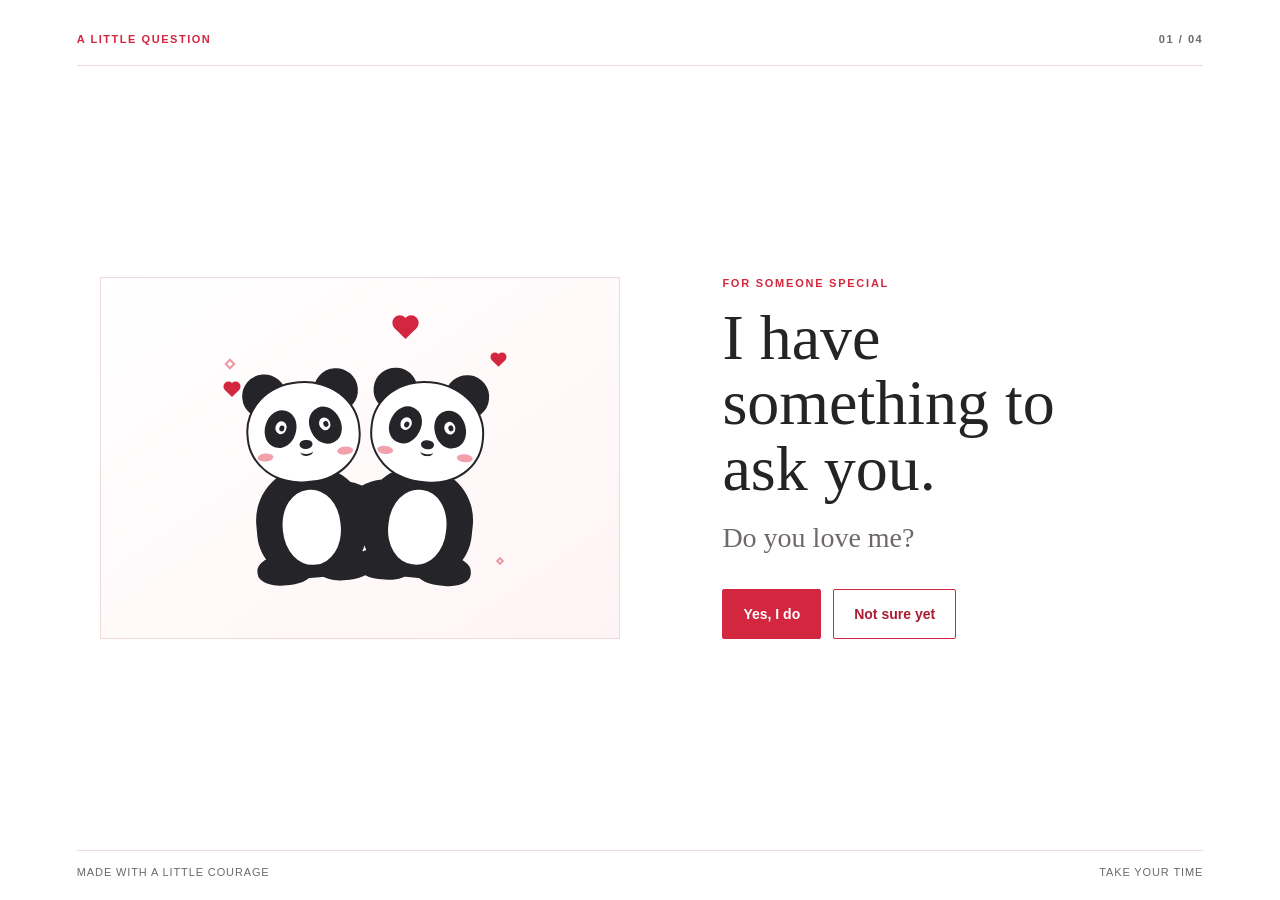
<file: index.html>
<!DOCTYPE html>
<html lang="en">
  <head>
    <meta charset="UTF-8" />
    <meta name="viewport" content="width=device-width, initial-scale=1.0" />
    <meta name="theme-color" content="#ffffff" />
    <title>A Little Question | For Someone Special</title>
    <link rel="stylesheet" href="prposal.css" />
  </head>
  <body>
    <main class="page">
      <header class="masthead">
        <span class="wordmark">A little question</span>
        <span class="step">01 / 04</span>
      </header>
      <section class="experience" aria-labelledby="page-title">
        <div class="artwork">
          <div class="panda-scene" role="img" aria-label="Two cuddling pandas surrounded by floating red hearts">
            <span class="scene-heart heart-one" aria-hidden="true"></span>
            <span class="scene-heart heart-two" aria-hidden="true"></span>
            <span class="scene-heart heart-three" aria-hidden="true"></span>
            <span class="scene-sparkle sparkle-one" aria-hidden="true"></span>
            <span class="scene-sparkle sparkle-two" aria-hidden="true"></span>
            <div class="panda-pair" aria-hidden="true">
              <div class="panda panda-left">
                <span class="panda-ear ear-left"></span><span class="panda-ear ear-right"></span>
                <span class="panda-body"><span class="panda-belly"></span></span>
                <span class="panda-leg leg-left"></span><span class="panda-leg leg-right"></span>
                <span class="panda-arm arm-left"></span>
                <span class="panda-head">
                  <span class="panda-patch patch-left"><span class="panda-eye"></span></span>
                  <span class="panda-patch patch-right"><span class="panda-eye"></span></span>
                  <span class="panda-blush blush-left"></span><span class="panda-blush blush-right"></span>
                  <span class="panda-nose"></span><span class="panda-mouth"></span>
                </span>
              </div>
              <div class="panda panda-right">
                <span class="panda-ear ear-left"></span><span class="panda-ear ear-right"></span>
                <span class="panda-body"><span class="panda-belly"></span></span>
                <span class="panda-leg leg-left"></span><span class="panda-leg leg-right"></span>
                <span class="panda-arm arm-right"></span>
                <span class="panda-head">
                  <span class="panda-patch patch-left"><span class="panda-eye"></span></span>
                  <span class="panda-patch patch-right"><span class="panda-eye"></span></span>
                  <span class="panda-blush blush-left"></span><span class="panda-blush blush-right"></span>
                  <span class="panda-nose"></span><span class="panda-mouth"></span>
                </span>
              </div>
            </div>
          </div>
        </div>
        <div class="copy">
          <p class="eyebrow">For someone special</p>
          <h1 id="page-title">I have something to ask you.</h1>
          <p class="question">Do you love me?</p>
          <div class="actions">
            <a class="button" href="final.html">Yes, I do</a>
            <a class="button secondary" href="second.html">Not sure yet</a>
          </div>
        </div>
      </section>
      <footer class="footer"><span>Made with a little courage</span><span>Take your time</span></footer>
    </main>
  </body>
</html>
</file>
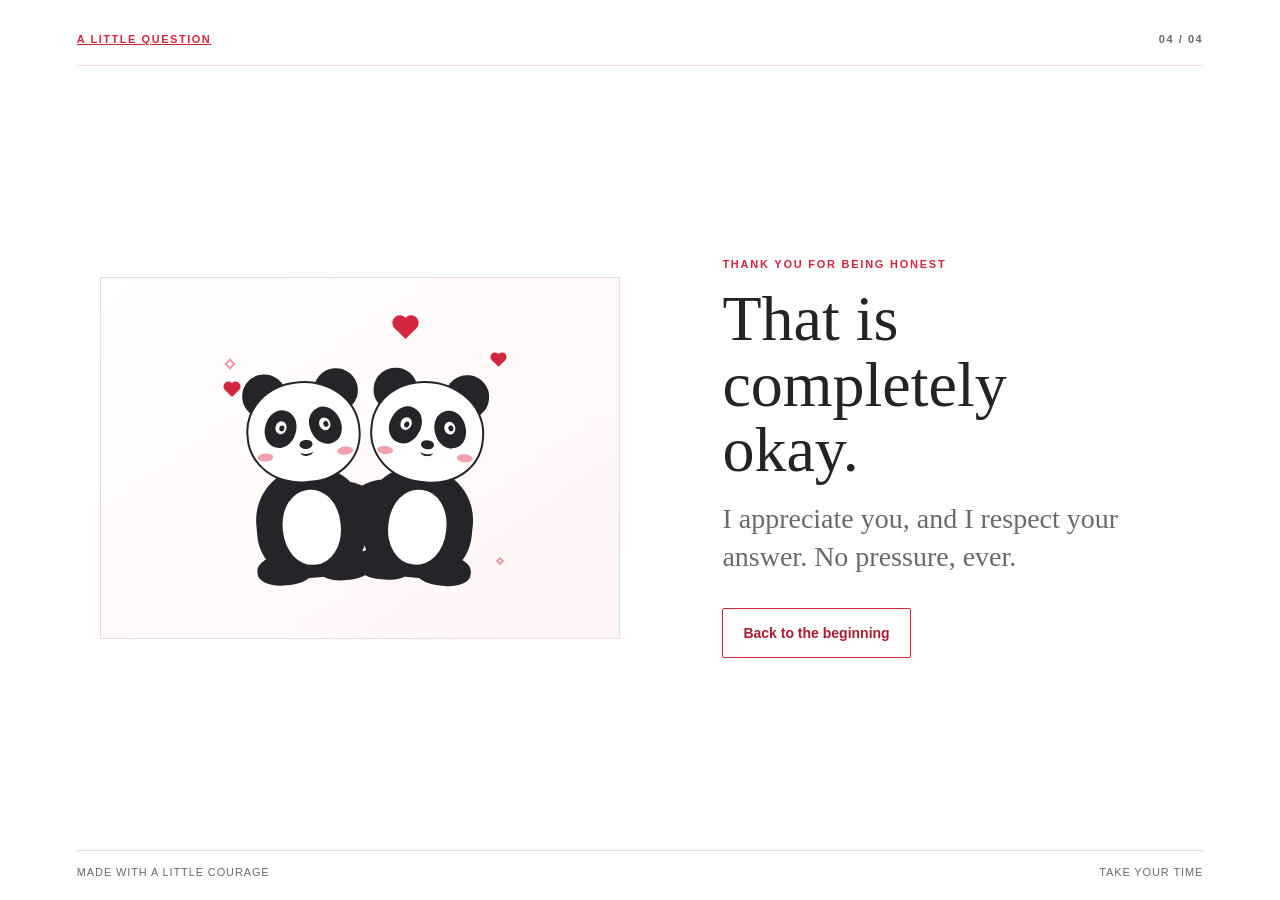
<file: Accept.html>
<!DOCTYPE html>
<html lang="en">
  <head>
    <meta charset="UTF-8" />
    <meta name="viewport" content="width=device-width, initial-scale=1.0" />
    <meta name="theme-color" content="#ffffff" />
    <title>Thank You for Being Honest | A Little Question</title>
    <link rel="stylesheet" href="prposal.css" />
  </head>
  <body>
    <main class="page">
      <header class="masthead">
        <a class="wordmark" href="index.html">A little question</a>
        <span class="step">04 / 04</span>
      </header>
      <section class="experience" aria-labelledby="page-title">
        <div class="artwork">
          <div class="panda-scene" role="img" aria-label="Two cuddling pandas surrounded by floating red hearts">
            <span class="scene-heart heart-one" aria-hidden="true"></span>
            <span class="scene-heart heart-two" aria-hidden="true"></span>
            <span class="scene-heart heart-three" aria-hidden="true"></span>
            <span class="scene-sparkle sparkle-one" aria-hidden="true"></span>
            <span class="scene-sparkle sparkle-two" aria-hidden="true"></span>
            <div class="panda-pair" aria-hidden="true">
              <div class="panda panda-left">
                <span class="panda-ear ear-left"></span><span class="panda-ear ear-right"></span>
                <span class="panda-body"><span class="panda-belly"></span></span>
                <span class="panda-leg leg-left"></span><span class="panda-leg leg-right"></span>
                <span class="panda-arm arm-left"></span>
                <span class="panda-head">
                  <span class="panda-patch patch-left"><span class="panda-eye"></span></span>
                  <span class="panda-patch patch-right"><span class="panda-eye"></span></span>
                  <span class="panda-blush blush-left"></span><span class="panda-blush blush-right"></span>
                  <span class="panda-nose"></span><span class="panda-mouth"></span>
                </span>
              </div>
              <div class="panda panda-right">
                <span class="panda-ear ear-left"></span><span class="panda-ear ear-right"></span>
                <span class="panda-body"><span class="panda-belly"></span></span>
                <span class="panda-leg leg-left"></span><span class="panda-leg leg-right"></span>
                <span class="panda-arm arm-right"></span>
                <span class="panda-head">
                  <span class="panda-patch patch-left"><span class="panda-eye"></span></span>
                  <span class="panda-patch patch-right"><span class="panda-eye"></span></span>
                  <span class="panda-blush blush-left"></span><span class="panda-blush blush-right"></span>
                  <span class="panda-nose"></span><span class="panda-mouth"></span>
                </span>
              </div>
            </div>
          </div>
        </div>
        <div class="copy">
          <p class="eyebrow">Thank you for being honest</p>
          <h1 id="page-title">That is completely okay.</h1>
          <p class="question">I appreciate you, and I respect your answer. No pressure, ever.</p>
          <div class="actions">
            <a class="button secondary" href="index.html">Back to the beginning</a>
          </div>
        </div>
      </section>
      <footer class="footer"><span>Made with a little courage</span><span>Take your time</span></footer>
    </main>
  </body>
</html>
</file>
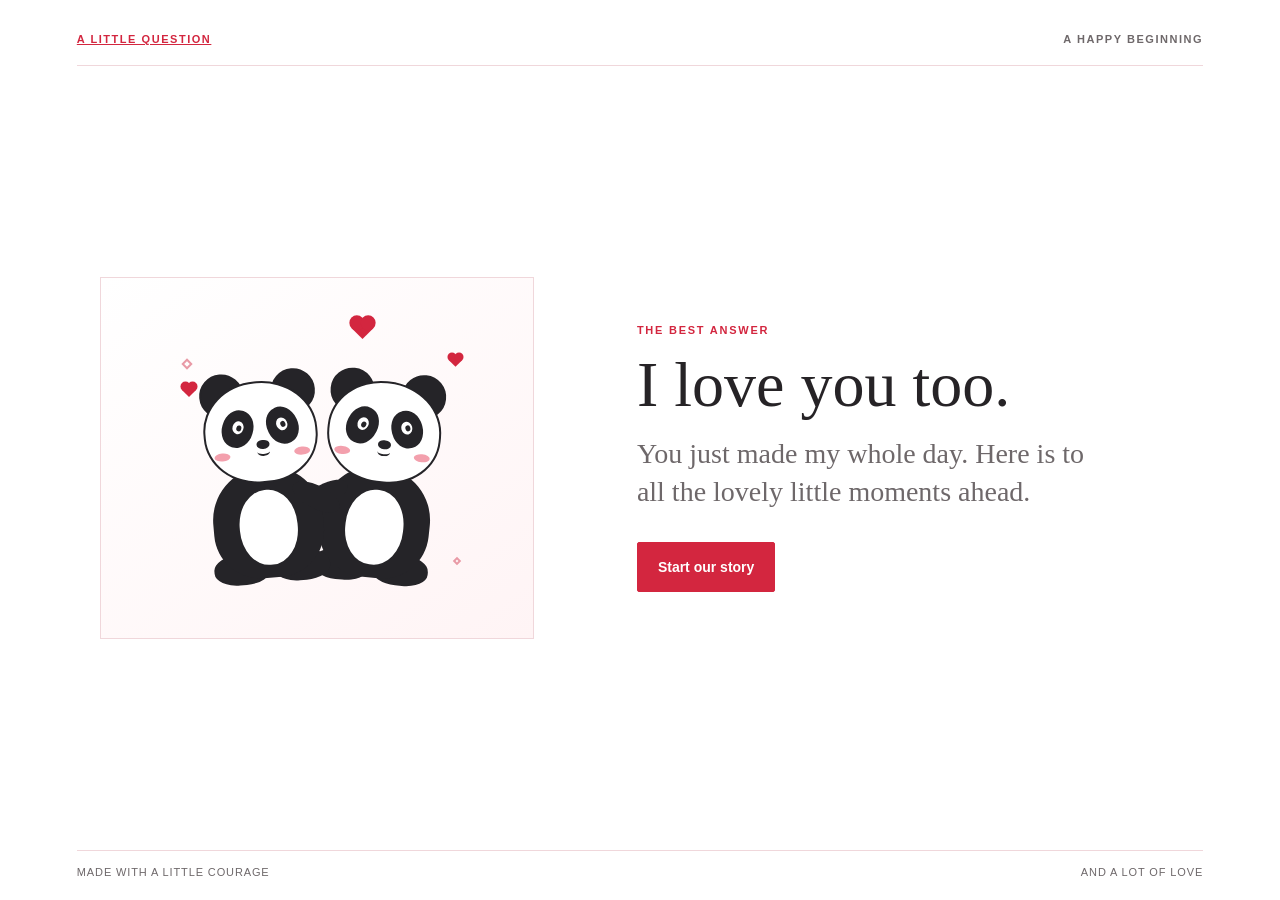
<file: final.html>
<!DOCTYPE html>
<html lang="en">
    <head>
        <meta charset="UTF-8" />
        <meta name="viewport" content="width=device-width, initial-scale=1.0" />
        <meta name="theme-color" content="#ffffff" />
        <title>That Makes Me Happy | A Little Question</title>
        <link rel="stylesheet" href="prposal.css" />
    </head>
    <body>
        <main class="page final-page">
            <header class="masthead">
                <a class="wordmark" href="index.html">A little question</a>
                <span class="step">A happy beginning</span>
            </header>
            <section class="experience" aria-labelledby="page-title">
                <div class="artwork">
                    <div class="panda-scene" role="img" aria-label="Two cuddling pandas surrounded by floating red hearts">
                        <span class="scene-heart heart-one" aria-hidden="true"></span>
                        <span class="scene-heart heart-two" aria-hidden="true"></span>
                        <span class="scene-heart heart-three" aria-hidden="true"></span>
                        <span class="scene-sparkle sparkle-one" aria-hidden="true"></span>
                        <span class="scene-sparkle sparkle-two" aria-hidden="true"></span>
                        <div class="panda-pair" aria-hidden="true">
                            <div class="panda panda-left">
                                <span class="panda-ear ear-left"></span><span class="panda-ear ear-right"></span>
                                <span class="panda-body"><span class="panda-belly"></span></span>
                                <span class="panda-leg leg-left"></span><span class="panda-leg leg-right"></span>
                                <span class="panda-arm arm-left"></span>
                                <span class="panda-head">
                                    <span class="panda-patch patch-left"><span class="panda-eye"></span></span>
                                    <span class="panda-patch patch-right"><span class="panda-eye"></span></span>
                                    <span class="panda-blush blush-left"></span><span class="panda-blush blush-right"></span>
                                    <span class="panda-nose"></span><span class="panda-mouth"></span>
                                </span>
                            </div>
                            <div class="panda panda-right">
                                <span class="panda-ear ear-left"></span><span class="panda-ear ear-right"></span>
                                <span class="panda-body"><span class="panda-belly"></span></span>
                                <span class="panda-leg leg-left"></span><span class="panda-leg leg-right"></span>
                                <span class="panda-arm arm-right"></span>
                                <span class="panda-head">
                                    <span class="panda-patch patch-left"><span class="panda-eye"></span></span>
                                    <span class="panda-patch patch-right"><span class="panda-eye"></span></span>
                                    <span class="panda-blush blush-left"></span><span class="panda-blush blush-right"></span>
                                    <span class="panda-nose"></span><span class="panda-mouth"></span>
                                </span>
                            </div>
                        </div>
                    </div>
                </div>
                <div class="copy">
                    <p class="eyebrow">The best answer</p>
                    <h1 id="page-title">I love you too.</h1>
                    <p class="question">You just made my whole day. Here is to all the lovely little moments ahead.</p>
                    <div class="actions">
                        <a class="button" href="story.html">Start our story</a>
                    </div>
                </div>
            </section>
            <footer class="footer"><span>Made with a little courage</span><span>And a lot of love</span></footer>
        </main>
    </body>
</html>
</file>
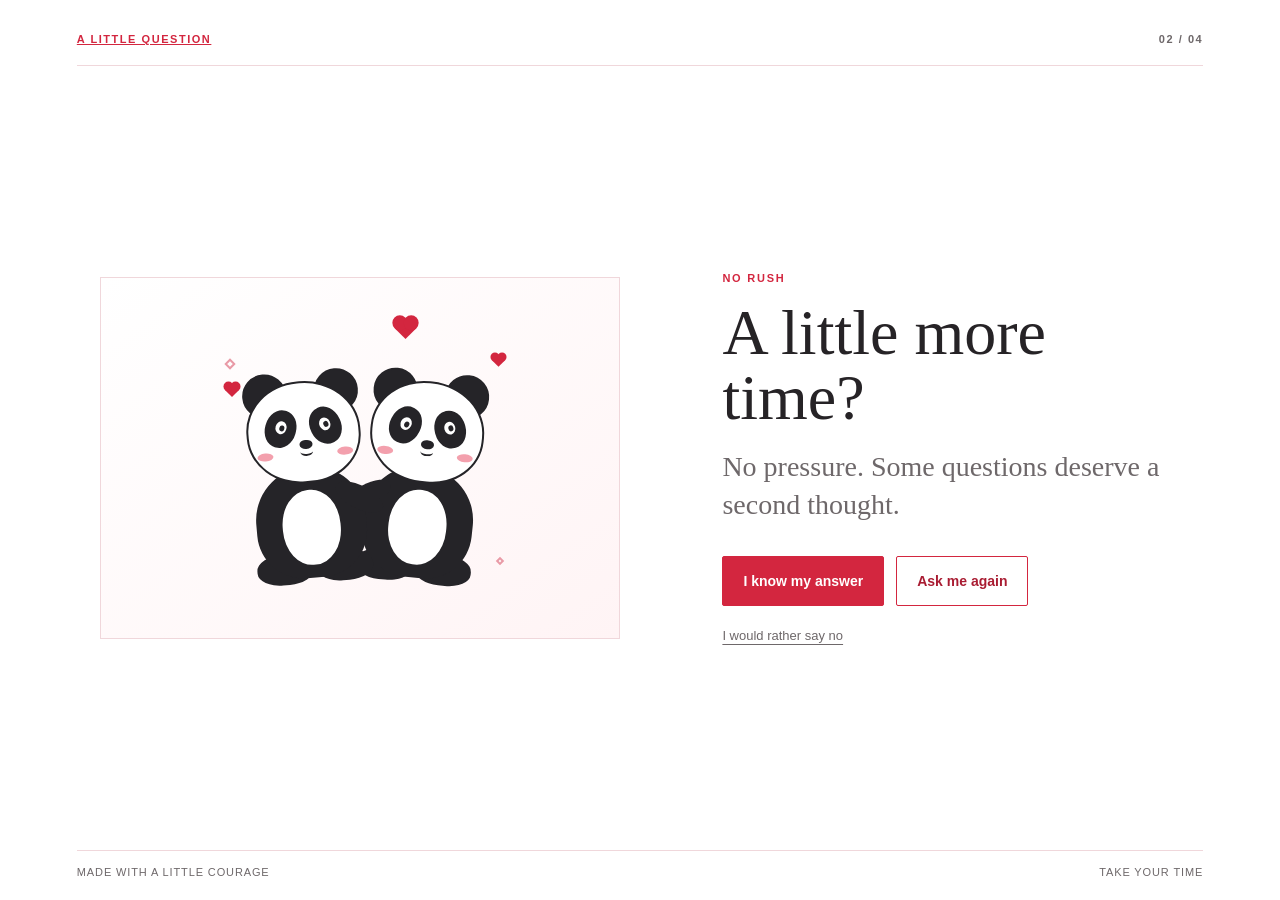
<file: second.html>
<!DOCTYPE html>
<html lang="en">
  <head>
    <meta charset="UTF-8" />
    <meta name="viewport" content="width=device-width, initial-scale=1.0" />
    <meta name="theme-color" content="#ffffff" />
    <title>One More Thought | A Little Question</title>
    <link rel="stylesheet" href="prposal.css" />
  </head>
  <body>
    <main class="page">
      <header class="masthead">
        <a class="wordmark" href="index.html">A little question</a>
        <span class="step">02 / 04</span>
      </header>
      <section class="experience" aria-labelledby="page-title">
        <div class="artwork">
          <div class="panda-scene" role="img" aria-label="Two cuddling pandas surrounded by floating red hearts">
            <span class="scene-heart heart-one" aria-hidden="true"></span>
            <span class="scene-heart heart-two" aria-hidden="true"></span>
            <span class="scene-heart heart-three" aria-hidden="true"></span>
            <span class="scene-sparkle sparkle-one" aria-hidden="true"></span>
            <span class="scene-sparkle sparkle-two" aria-hidden="true"></span>
            <div class="panda-pair" aria-hidden="true">
              <div class="panda panda-left">
                <span class="panda-ear ear-left"></span><span class="panda-ear ear-right"></span>
                <span class="panda-body"><span class="panda-belly"></span></span>
                <span class="panda-leg leg-left"></span><span class="panda-leg leg-right"></span>
                <span class="panda-arm arm-left"></span>
                <span class="panda-head">
                  <span class="panda-patch patch-left"><span class="panda-eye"></span></span>
                  <span class="panda-patch patch-right"><span class="panda-eye"></span></span>
                  <span class="panda-blush blush-left"></span><span class="panda-blush blush-right"></span>
                  <span class="panda-nose"></span><span class="panda-mouth"></span>
                </span>
              </div>
              <div class="panda panda-right">
                <span class="panda-ear ear-left"></span><span class="panda-ear ear-right"></span>
                <span class="panda-body"><span class="panda-belly"></span></span>
                <span class="panda-leg leg-left"></span><span class="panda-leg leg-right"></span>
                <span class="panda-arm arm-right"></span>
                <span class="panda-head">
                  <span class="panda-patch patch-left"><span class="panda-eye"></span></span>
                  <span class="panda-patch patch-right"><span class="panda-eye"></span></span>
                  <span class="panda-blush blush-left"></span><span class="panda-blush blush-right"></span>
                  <span class="panda-nose"></span><span class="panda-mouth"></span>
                </span>
              </div>
            </div>
          </div>
        </div>
        <div class="copy">
          <p class="eyebrow">No rush</p>
          <h1 id="page-title">A little more time?</h1>
          <p class="question">No pressure. Some questions deserve a second thought.</p>
          <div class="actions">
            <a class="button" href="final.html">I know my answer</a>
            <a class="button secondary" href="Third.html">Ask me again</a>
          </div>
          <a class="text-link" href="Accept.html">I would rather say no</a>
        </div>
      </section>
      <footer class="footer"><span>Made with a little courage</span><span>Take your time</span></footer>
    </main>
  </body>
</html>
</file>
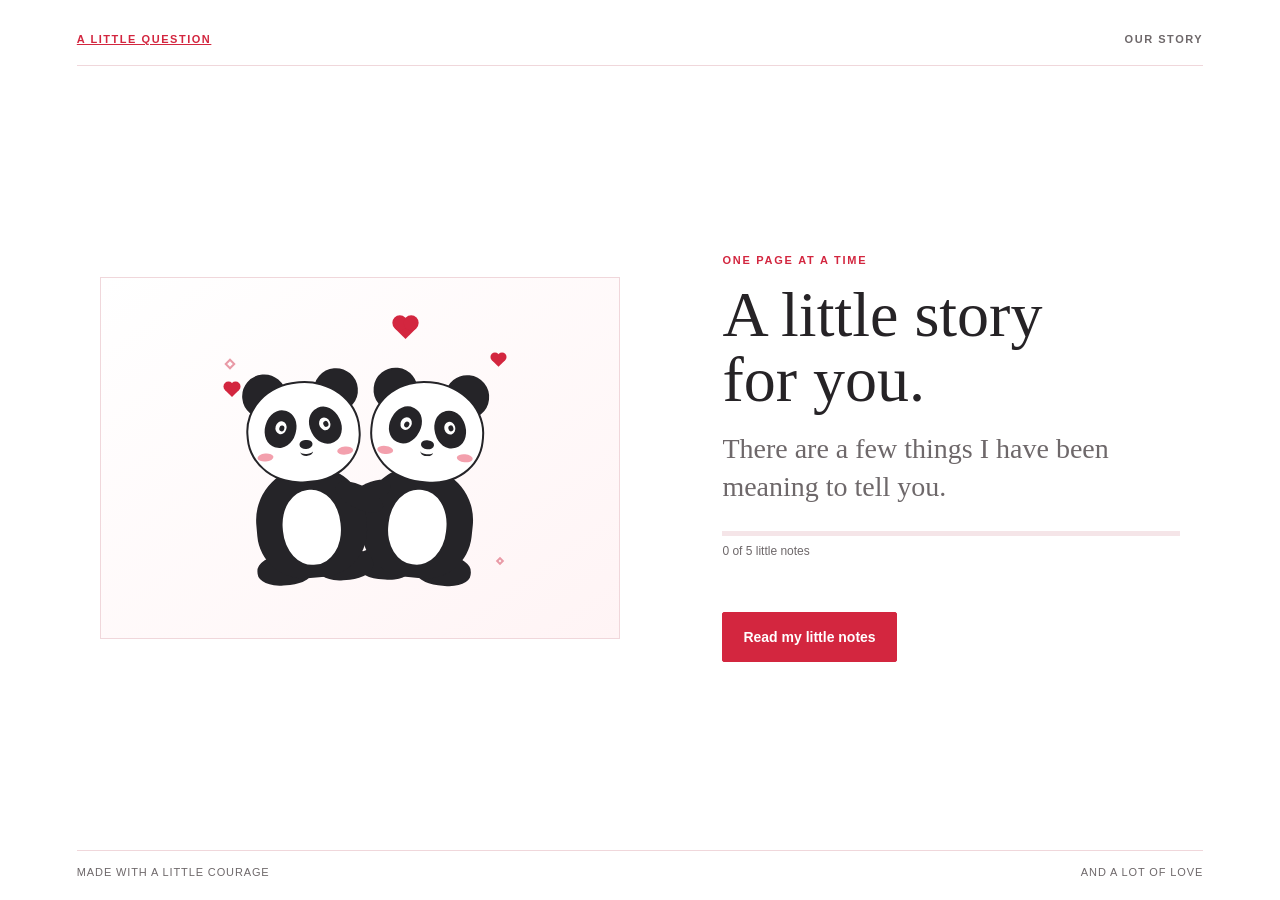
<file: story.html>
<!DOCTYPE html>
<html lang="en">
  <head>
    <meta charset="UTF-8" />
    <meta name="viewport" content="width=device-width, initial-scale=1.0" />
    <meta name="theme-color" content="#ffffff" />
    <title>A Little Story for You</title>
    <link rel="stylesheet" href="prposal.css" />
  </head>
  <body>
    <main class="page">
      <header class="masthead">
        <a class="wordmark" href="index.html">A little question</a>
        <span class="step">Our story</span>
      </header>
      <section class="experience" aria-labelledby="page-title">
        <div class="artwork">
          <div class="panda-scene" role="img" aria-label="Two cuddling pandas surrounded by floating red hearts">
            <span class="scene-heart heart-one" aria-hidden="true"></span>
            <span class="scene-heart heart-two" aria-hidden="true"></span>
            <span class="scene-heart heart-three" aria-hidden="true"></span>
            <span class="scene-sparkle sparkle-one" aria-hidden="true"></span>
            <span class="scene-sparkle sparkle-two" aria-hidden="true"></span>
            <div class="panda-pair" aria-hidden="true">
              <div class="panda panda-left">
                <span class="panda-ear ear-left"></span><span class="panda-ear ear-right"></span>
                <span class="panda-body"><span class="panda-belly"></span></span>
                <span class="panda-leg leg-left"></span><span class="panda-leg leg-right"></span>
                <span class="panda-arm arm-left"></span>
                <span class="panda-head">
                  <span class="panda-patch patch-left"><span class="panda-eye"></span></span>
                  <span class="panda-patch patch-right"><span class="panda-eye"></span></span>
                  <span class="panda-blush blush-left"></span><span class="panda-blush blush-right"></span>
                  <span class="panda-nose"></span><span class="panda-mouth"></span>
                </span>
              </div>
              <div class="panda panda-right">
                <span class="panda-ear ear-left"></span><span class="panda-ear ear-right"></span>
                <span class="panda-body"><span class="panda-belly"></span></span>
                <span class="panda-leg leg-left"></span><span class="panda-leg leg-right"></span>
                <span class="panda-arm arm-right"></span>
                <span class="panda-head">
                  <span class="panda-patch patch-left"><span class="panda-eye"></span></span>
                  <span class="panda-patch patch-right"><span class="panda-eye"></span></span>
                  <span class="panda-blush blush-left"></span><span class="panda-blush blush-right"></span>
                  <span class="panda-nose"></span><span class="panda-mouth"></span>
                </span>
              </div>
            </div>
          </div>
        </div>
        <div class="copy">
          <p class="eyebrow">One page at a time</p>
          <h1 id="page-title">A little story for you.</h1>
          <p class="question" id="story-intro">There are a few things I have been meaning to tell you.</p>
          <div class="story-progress" role="progressbar" aria-label="Story progress" aria-valuemin="0" aria-valuemax="5" aria-valuenow="0">
            <span class="story-progress-fill" id="story-progress-fill"></span>
          </div>
          <span class="story-count" id="story-count">0 of 5 little notes</span>
          <div class="story-log" id="story-log" aria-live="polite" aria-relevant="additions"></div>
          <p class="story-conclusion" id="story-conclusion" hidden>And this is only the beginning of our story.</p>
          <div class="actions">
            <button class="button" id="next-note" type="button">Read my little notes</button>
            <a class="button secondary" id="back-to-beginning" href="index.html" hidden>Back to our beginning</a>
          </div>
        </div>
      </section>
      <footer class="footer"><span>Made with a little courage</span><span>And a lot of love</span></footer>
    </main>
    <script>
      const notes = [
        "Your presence transforms the mundane into something quietly extraordinary.",
        "Your laughter lingers in my mind like a beautiful, irreplaceable melody.",
        "Even silence feels intimate when I’m sharing it with you.",
        "With you, every fleeting moment becomes a cherished fragment of eternity.",
        "If you can choose me among millions, I’d choose you among countless souls—without hesitation, without comparison."
      ];
      const log = document.getElementById("story-log");
      const nextButton = document.getElementById("next-note");
      const backLink = document.getElementById("back-to-beginning");
      const progress = document.querySelector(".story-progress");
      const progressFill = document.getElementById("story-progress-fill");
      const count = document.getElementById("story-count");
      const conclusion = document.getElementById("story-conclusion");
      let currentNote = 0;

      nextButton.addEventListener("click", () => {
        const note = document.createElement("p");
        note.className = "story-note";
        note.textContent = notes[currentNote];
        log.append(note);
        currentNote += 1;
        progress.setAttribute("aria-valuenow", String(currentNote));
        progressFill.style.width = `${currentNote / notes.length * 100}%`;
        count.textContent = `${currentNote} of ${notes.length} little notes`;

        if (currentNote === notes.length) {
          conclusion.hidden = false;
          nextButton.hidden = true;
          backLink.hidden = false;
        } else {
          nextButton.textContent = "Read the next note";
        }
      });
    </script>
  </body>
</html>
</file>
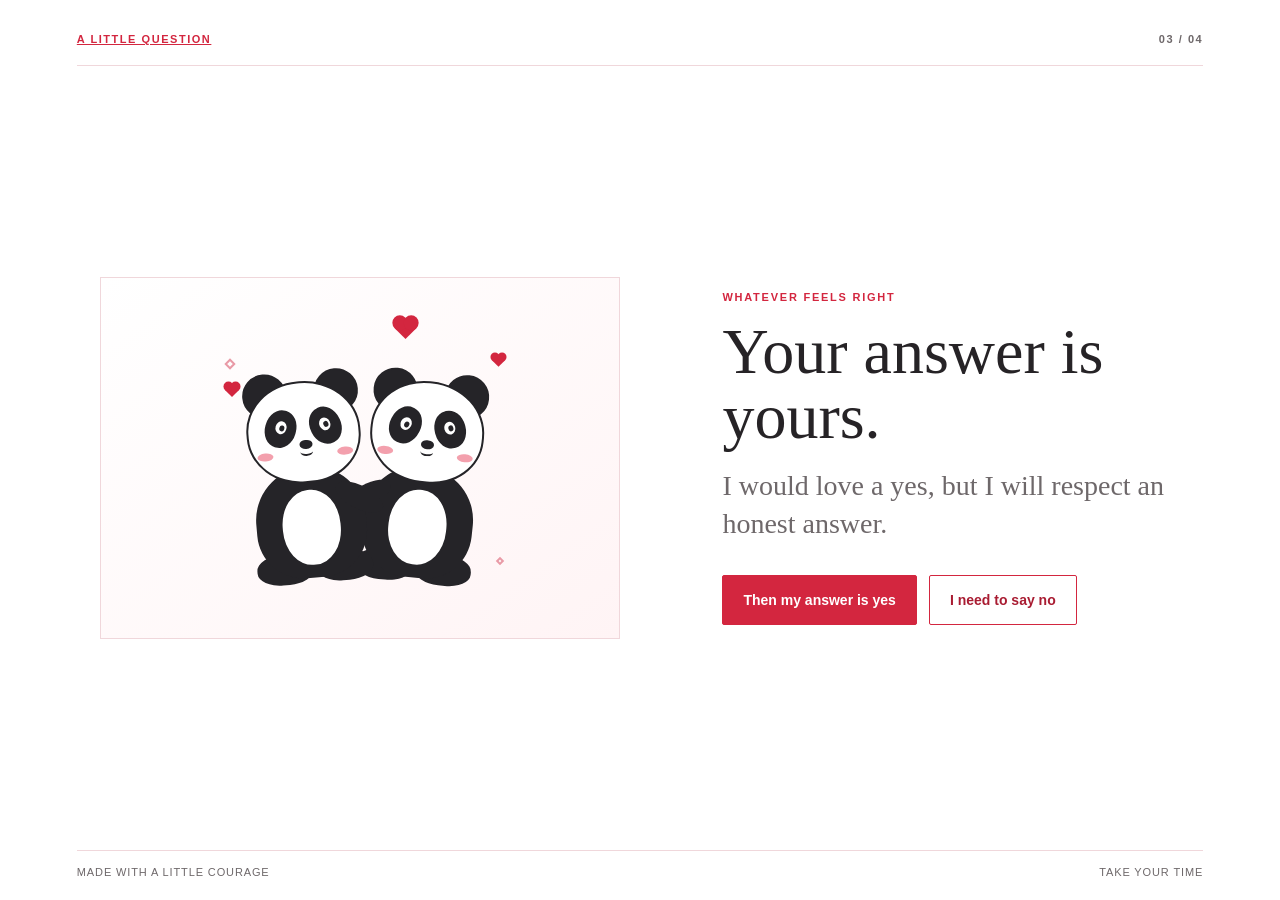
<file: Third.html>
<!DOCTYPE html>
<html lang="en">
  <head>
    <meta charset="UTF-8" />
    <meta name="viewport" content="width=device-width, initial-scale=1.0" />
    <meta name="theme-color" content="#ffffff" />
    <title>Your Answer, Your Way | A Little Question</title>
    <link rel="stylesheet" href="prposal.css" />
  </head>
  <body>
    <main class="page">
      <header class="masthead">
        <a class="wordmark" href="index.html">A little question</a>
        <span class="step">03 / 04</span>
      </header>
      <section class="experience" aria-labelledby="page-title">
        <div class="artwork">
          <div class="panda-scene" role="img" aria-label="Two cuddling pandas surrounded by floating red hearts">
            <span class="scene-heart heart-one" aria-hidden="true"></span>
            <span class="scene-heart heart-two" aria-hidden="true"></span>
            <span class="scene-heart heart-three" aria-hidden="true"></span>
            <span class="scene-sparkle sparkle-one" aria-hidden="true"></span>
            <span class="scene-sparkle sparkle-two" aria-hidden="true"></span>
            <div class="panda-pair" aria-hidden="true">
              <div class="panda panda-left">
                <span class="panda-ear ear-left"></span><span class="panda-ear ear-right"></span>
                <span class="panda-body"><span class="panda-belly"></span></span>
                <span class="panda-leg leg-left"></span><span class="panda-leg leg-right"></span>
                <span class="panda-arm arm-left"></span>
                <span class="panda-head">
                  <span class="panda-patch patch-left"><span class="panda-eye"></span></span>
                  <span class="panda-patch patch-right"><span class="panda-eye"></span></span>
                  <span class="panda-blush blush-left"></span><span class="panda-blush blush-right"></span>
                  <span class="panda-nose"></span><span class="panda-mouth"></span>
                </span>
              </div>
              <div class="panda panda-right">
                <span class="panda-ear ear-left"></span><span class="panda-ear ear-right"></span>
                <span class="panda-body"><span class="panda-belly"></span></span>
                <span class="panda-leg leg-left"></span><span class="panda-leg leg-right"></span>
                <span class="panda-arm arm-right"></span>
                <span class="panda-head">
                  <span class="panda-patch patch-left"><span class="panda-eye"></span></span>
                  <span class="panda-patch patch-right"><span class="panda-eye"></span></span>
                  <span class="panda-blush blush-left"></span><span class="panda-blush blush-right"></span>
                  <span class="panda-nose"></span><span class="panda-mouth"></span>
                </span>
              </div>
            </div>
          </div>
        </div>
        <div class="copy">
          <p class="eyebrow">Whatever feels right</p>
          <h1 id="page-title">Your answer is yours.</h1>
          <p class="question">I would love a yes, but I will respect an honest answer.</p>
          <div class="actions">
            <a class="button" href="final.html">Then my answer is yes</a>
            <a class="button secondary" href="Accept.html">I need to say no</a>
          </div>
        </div>
      </section>
      <footer class="footer"><span>Made with a little courage</span><span>Take your time</span></footer>
    </main>
  </body>
</html>
</file>
<file: prposal.css>
:root {
    color-scheme: light;
    --paper: #ffffff;
    --ink: #262326;
    --muted: #6e686a;
    --berry: #d3263f;
    --berry-dark: #a91c32;
    --line: #f0d7db;
    --serif: "Palatino Linotype", "Book Antiqua", Georgia, serif;
    --sans: "Avenir Next", Avenir, "Segoe UI", sans-serif;
}

* {
    box-sizing: border-box;
}

body {
    min-width: 320px;
    min-height: 100vh;
    margin: 0;
    color: var(--ink);
    background-color: var(--paper);
    background-image: radial-gradient(#f3dfe2 0.65px, transparent 0.65px);
    background-size: 18px 18px;
    font-family: var(--sans);
    -webkit-font-smoothing: antialiased;
}

a {
    color: inherit;
}

.page {
    display: flex;
    min-height: 100vh;
    flex-direction: column;
    padding: 28px clamp(20px, 6vw, 88px) 22px;
}

.masthead,
.footer {
    display: flex;
    align-items: center;
    justify-content: space-between;
    gap: 16px;
}

.masthead {
    min-height: 38px;
    border-bottom: 1px solid var(--line);
    padding-bottom: 16px;
}

.wordmark,
.step,
.footer {
    font-size: 11px;
    font-weight: 700;
    letter-spacing: 0.14em;
    text-transform: uppercase;
}

.wordmark {
    color: var(--berry);
}

.step,
.footer {
    color: var(--muted);
}

.experience {
    display: grid;
    width: min(1080px, 100%);
    flex: 1;
    grid-template-columns: minmax(0, 1fr) minmax(300px, 0.88fr);
    align-items: center;
    gap: clamp(36px, 8vw, 112px);
    margin: 0 auto;
    padding: 44px 0;
    animation: arrive 650ms ease both;
}

.artwork {
    position: relative;
    display: grid;
    min-height: 360px;
    place-items: center;
    overflow: hidden;
    border: 1px solid var(--line);
    background: linear-gradient(145deg, #fff 0%, #fff4f5 100%);
}

.panda-scene {
    position: relative;
    display: grid;
    width: 100%;
    height: 100%;
    min-height: inherit;
    place-items: center;
    overflow: hidden;
}

.panda-pair {
    position: relative;
    width: 300px;
    height: 250px;
    animation: cuddle-sway 4.8s ease-in-out infinite;
    transform-origin: 50% 100%;
}

.panda {
    position: absolute;
    bottom: 0;
    width: 150px;
    height: 220px;
}

.panda-left {
    left: 22px;
    z-index: 2;
    transform: rotate(-5deg);
}

.panda-right {
    right: 12px;
    z-index: 1;
    transform: rotate(6deg);
}

.panda-ear,
.panda-head,
.panda-body,
.panda-arm,
.panda-leg,
.panda-patch,
.panda-eye,
.panda-blush,
.panda-nose,
.panda-mouth,
.panda-belly {
    position: absolute;
    display: block;
}

.panda-ear {
    top: 8px;
    z-index: 1;
    width: 44px;
    height: 44px;
    border: 2px solid #252428;
    border-radius: 50%;
    background: #252428;
}

.ear-left {
    left: 17px;
}

.ear-right {
    right: 17px;
}

.panda-head {
    top: 18px;
    left: 18px;
    z-index: 3;
    width: 114px;
    height: 102px;
    border: 2px solid #252428;
    border-radius: 48% 50% 46% 48%;
    background: #fff;
}

.panda-patch {
    top: 25px;
    width: 31px;
    height: 38px;
    border-radius: 48%;
    background: #252428;
}

.patch-left {
    left: 17px;
    transform: rotate(21deg);
}

.patch-right {
    right: 17px;
    transform: rotate(-21deg);
}

.panda-eye {
    top: 11px;
    left: 10px;
    width: 11px;
    height: 13px;
    border-radius: 50%;
    background: #fff;
}

.panda-eye::after {
    position: absolute;
    top: 4px;
    left: 4px;
    width: 5px;
    height: 6px;
    border-radius: 50%;
    background: #252428;
    content: "";
}

.panda-nose {
    top: 57px;
    left: 50px;
    z-index: 2;
    width: 13px;
    height: 9px;
    border-radius: 50% 50% 55% 55%;
    background: #252428;
}

.panda-mouth {
    top: 64px;
    left: 50px;
    width: 13px;
    height: 9px;
    border-bottom: 2px solid #252428;
    border-radius: 50%;
}

.panda-blush {
    top: 67px;
    width: 16px;
    height: 8px;
    border-radius: 50%;
    background: #f3a0ad;
}

.blush-left {
    left: 7px;
}

.blush-right {
    right: 7px;
}

.panda-body {
    top: 104px;
    left: 20px;
    z-index: 2;
    width: 110px;
    height: 111px;
    border-radius: 48% 48% 42% 42%;
    background: #252428;
}

.panda-belly {
    top: 23px;
    left: 26px;
    width: 58px;
    height: 75px;
    border-radius: 48%;
    background: #fff;
}

.panda-arm {
    top: 127px;
    z-index: 4;
    width: 52px;
    height: 23px;
    border-radius: 50%;
    background: #252428;
}

.arm-left {
    right: -1px;
    transform: rotate(32deg);
}

.arm-right {
    left: -4px;
    transform: rotate(-35deg);
}

.panda-leg {
    bottom: 0;
    z-index: 1;
    width: 56px;
    height: 31px;
    border-radius: 48% 48% 44% 44%;
    background: #252428;
}

.leg-left {
    left: 17px;
}

.leg-right {
    right: 17px;
}

.scene-heart {
    position: absolute;
    z-index: 3;
    width: 15px;
    height: 15px;
    background: var(--berry);
    animation: heart-drift 3.4s ease-in-out infinite;
    transform: rotate(-45deg);
}

.scene-heart::before,
.scene-heart::after {
    position: absolute;
    width: 15px;
    height: 15px;
    border-radius: 50%;
    background: inherit;
    content: "";
}

.scene-heart::before {
    top: -8px;
    left: 0;
}

.scene-heart::after {
    top: 0;
    right: -8px;
}

.heart-one {
    top: 43px;
    left: calc(50% + 38px);
}

.heart-two {
    top: 107px;
    left: calc(50% - 133px);
    width: 10px;
    height: 10px;
    animation-delay: -1.2s;
}

.heart-two::before,
.heart-two::after {
    width: 10px;
    height: 10px;
}

.heart-two::before {
    top: -5px;
}

.heart-two::after {
    right: -5px;
}

.heart-three {
    top: 78px;
    right: calc(50% - 143px);
    width: 9px;
    height: 9px;
    animation-delay: -2.1s;
}

.heart-three::before,
.heart-three::after {
    width: 9px;
    height: 9px;
}

.heart-three::before {
    top: -5px;
}

.heart-three::after {
    right: -5px;
}

.scene-sparkle {
    position: absolute;
    width: 8px;
    height: 8px;
    border: 2px solid #e99aa6;
    animation: sparkle 2.6s ease-in-out infinite;
    transform: rotate(45deg);
}

.sparkle-one {
    top: 82px;
    left: calc(50% - 134px);
}

.sparkle-two {
    right: calc(50% - 143px);
    bottom: 74px;
    width: 6px;
    height: 6px;
    animation-delay: -1.4s;
}

@keyframes cuddle-sway {
    0%, 100% { transform: translateY(0) rotate(-1deg); }
    50% { transform: translateY(-6px) rotate(1deg); }
}

@keyframes cuddle-sway-mobile {
    0%, 100% { transform: scale(0.86) translateY(0) rotate(-1deg); }
    50% { transform: scale(0.86) translateY(-5px) rotate(1deg); }
}

@keyframes cuddle-sway-compact {
    0%, 100% { transform: scale(0.76) translateY(0) rotate(-1deg); }
    50% { transform: scale(0.76) translateY(-4px) rotate(1deg); }
}

@keyframes heart-drift {
    0%, 100% { opacity: 0.72; translate: 0 3px; }
    50% { opacity: 1; translate: 0 -9px; }
}

@keyframes sparkle {
    0%, 100% { opacity: 0.38; scale: 0.72; }
    50% { opacity: 1; scale: 1; }
}

.copy {
    max-width: 470px;
}

.eyebrow {
    margin: 0 0 16px;
    color: var(--berry);
    font-size: 11px;
    font-weight: 700;
    letter-spacing: 0.16em;
    text-transform: uppercase;
}

h1,
h2 {
    margin: 0;
    font-family: var(--serif);
    font-weight: 400;
    letter-spacing: 0;
}

h1 {
    max-width: 12ch;
    font-size: clamp(40px, 5vw, 66px);
    line-height: 1.02;
}

.question {
    margin: 18px 0 0;
    color: var(--muted);
    font-family: var(--serif);
    font-size: clamp(21px, 2.5vw, 28px);
    line-height: 1.35;
}

.actions {
    display: flex;
    flex-wrap: wrap;
    gap: 12px;
    margin-top: 32px;
}

.button {
    display: inline-flex;
    min-height: 50px;
    align-items: center;
    justify-content: center;
    border: 1px solid var(--berry);
    border-radius: 2px;
    padding: 0 20px;
    color: white;
    background: var(--berry);
    font: 600 14px var(--sans);
    text-align: center;
    text-decoration: none;
    transition: background-color 160ms ease, border-color 160ms ease, transform 160ms ease;
}

.button[hidden] {
    display: none;
}

.button:hover {
    transform: translateY(-2px);
    border-color: var(--berry-dark);
    background: var(--berry-dark);
}

.button:focus-visible,
.text-link:focus-visible {
    outline: 3px solid #f09aa8;
    outline-offset: 3px;
}

.button.secondary {
    color: var(--berry-dark);
    background: transparent;
}

.button.secondary:hover {
    color: white;
    background: var(--berry-dark);
}

.text-link {
    display: inline-block;
    margin-top: 22px;
    color: var(--muted);
    font-size: 13px;
    text-underline-offset: 4px;
}

.story-progress {
    height: 5px;
    overflow: hidden;
    margin-top: 25px;
    background: #f5e5e8;
}

.story-progress-fill {
    display: block;
    width: 0;
    height: 100%;
    background: var(--berry);
    transition: width 350ms ease;
}

.story-count {
    display: block;
    margin-top: 8px;
    color: var(--muted);
    font-size: 12px;
}

.story-log {
    display: grid;
    gap: 9px;
    margin-top: 22px;
}

.story-note {
    margin: 0;
    border-left: 2px solid var(--berry);
    padding: 12px 14px;
    color: var(--ink);
    background: #fff5f6;
    font-family: var(--serif);
    font-size: 17px;
    line-height: 1.45;
    animation: note-arrive 380ms ease both;
}

.story-conclusion {
    margin-top: 20px;
    color: var(--berry-dark);
    font-family: var(--serif);
    font-size: 23px;
    line-height: 1.35;
    animation: arrive 500ms ease both;
}

.story-conclusion[hidden] {
    display: none;
}

@keyframes note-arrive {
    from { opacity: 0; transform: translateY(9px); }
    to { opacity: 1; transform: translateY(0); }
}

.footer {
    min-height: 28px;
    border-top: 1px solid var(--line);
    padding-top: 14px;
    font-weight: 500;
    letter-spacing: 0.08em;
}

.final-page .experience {
    grid-template-columns: minmax(260px, 0.8fr) minmax(0, 1fr);
}

@keyframes arrive {
    from { opacity: 0; transform: translateY(12px); }
    to { opacity: 1; transform: translateY(0); }
}

@media (max-width: 700px) {
    .page {
        min-height: 100svh;
        padding: 20px 20px 16px;
    }

    .experience,
    .final-page .experience {
        width: min(480px, 100%);
        grid-template-columns: 1fr;
        gap: 28px;
        align-content: center;
        padding: 32px 0;
    }

    .artwork {
        min-height: 0;
        height: min(36svh, 300px);
    }

    .panda-pair {
        animation-name: cuddle-sway-mobile;
    }

    .copy {
        max-width: none;
    }

    h1 {
        font-size: clamp(39px, 11vw, 56px);
    }

    .actions {
        margin-top: 24px;
    }

    .button {
        flex: 1 1 150px;
    }
}

@media (max-width: 700px) and (max-height: 650px) {
    .panda-pair {
        animation-name: cuddle-sway-compact;
        translate: 0 -52px;
    }
}

@media (prefers-reduced-motion: reduce) {
    *,
    *::before,
    *::after {
        scroll-behavior: auto !important;
        animation-duration: 0.01ms !important;
        animation-iteration-count: 1 !important;
        transition-duration: 0.01ms !important;
    }
}
</file>
